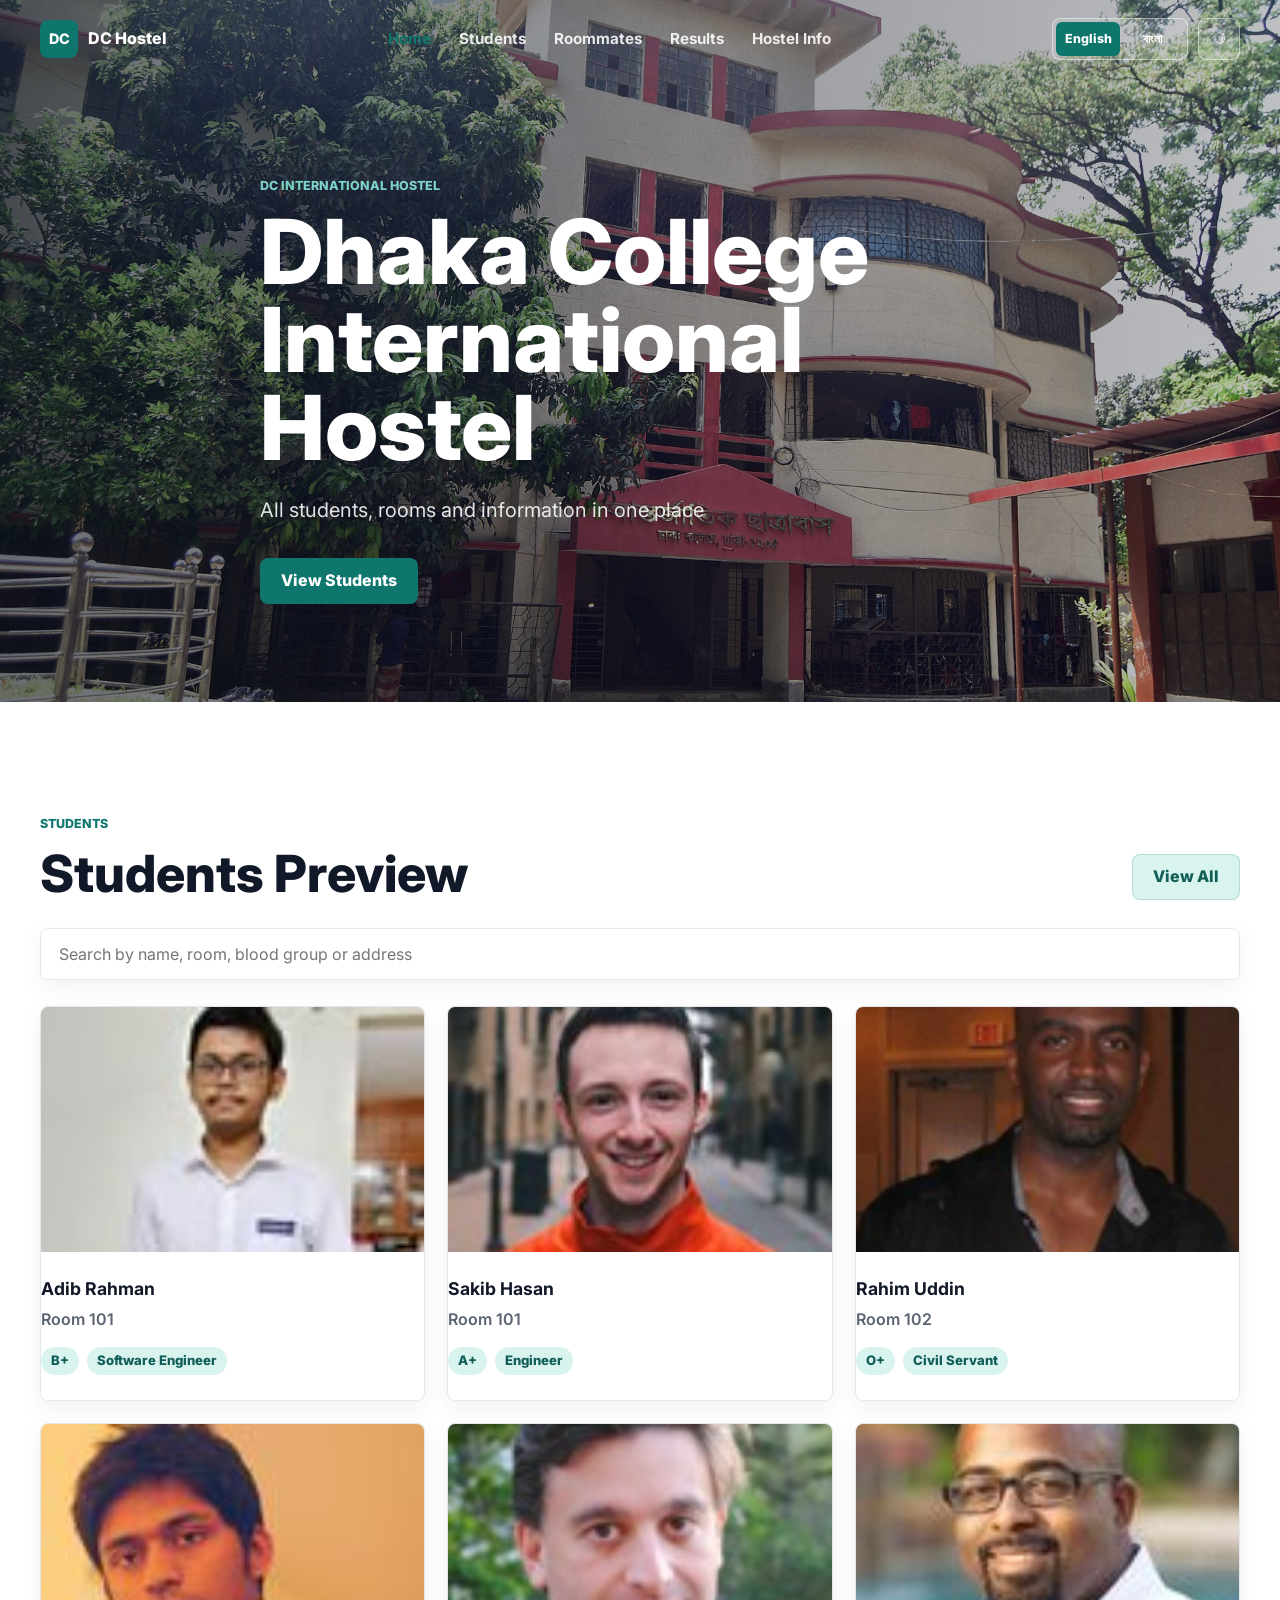
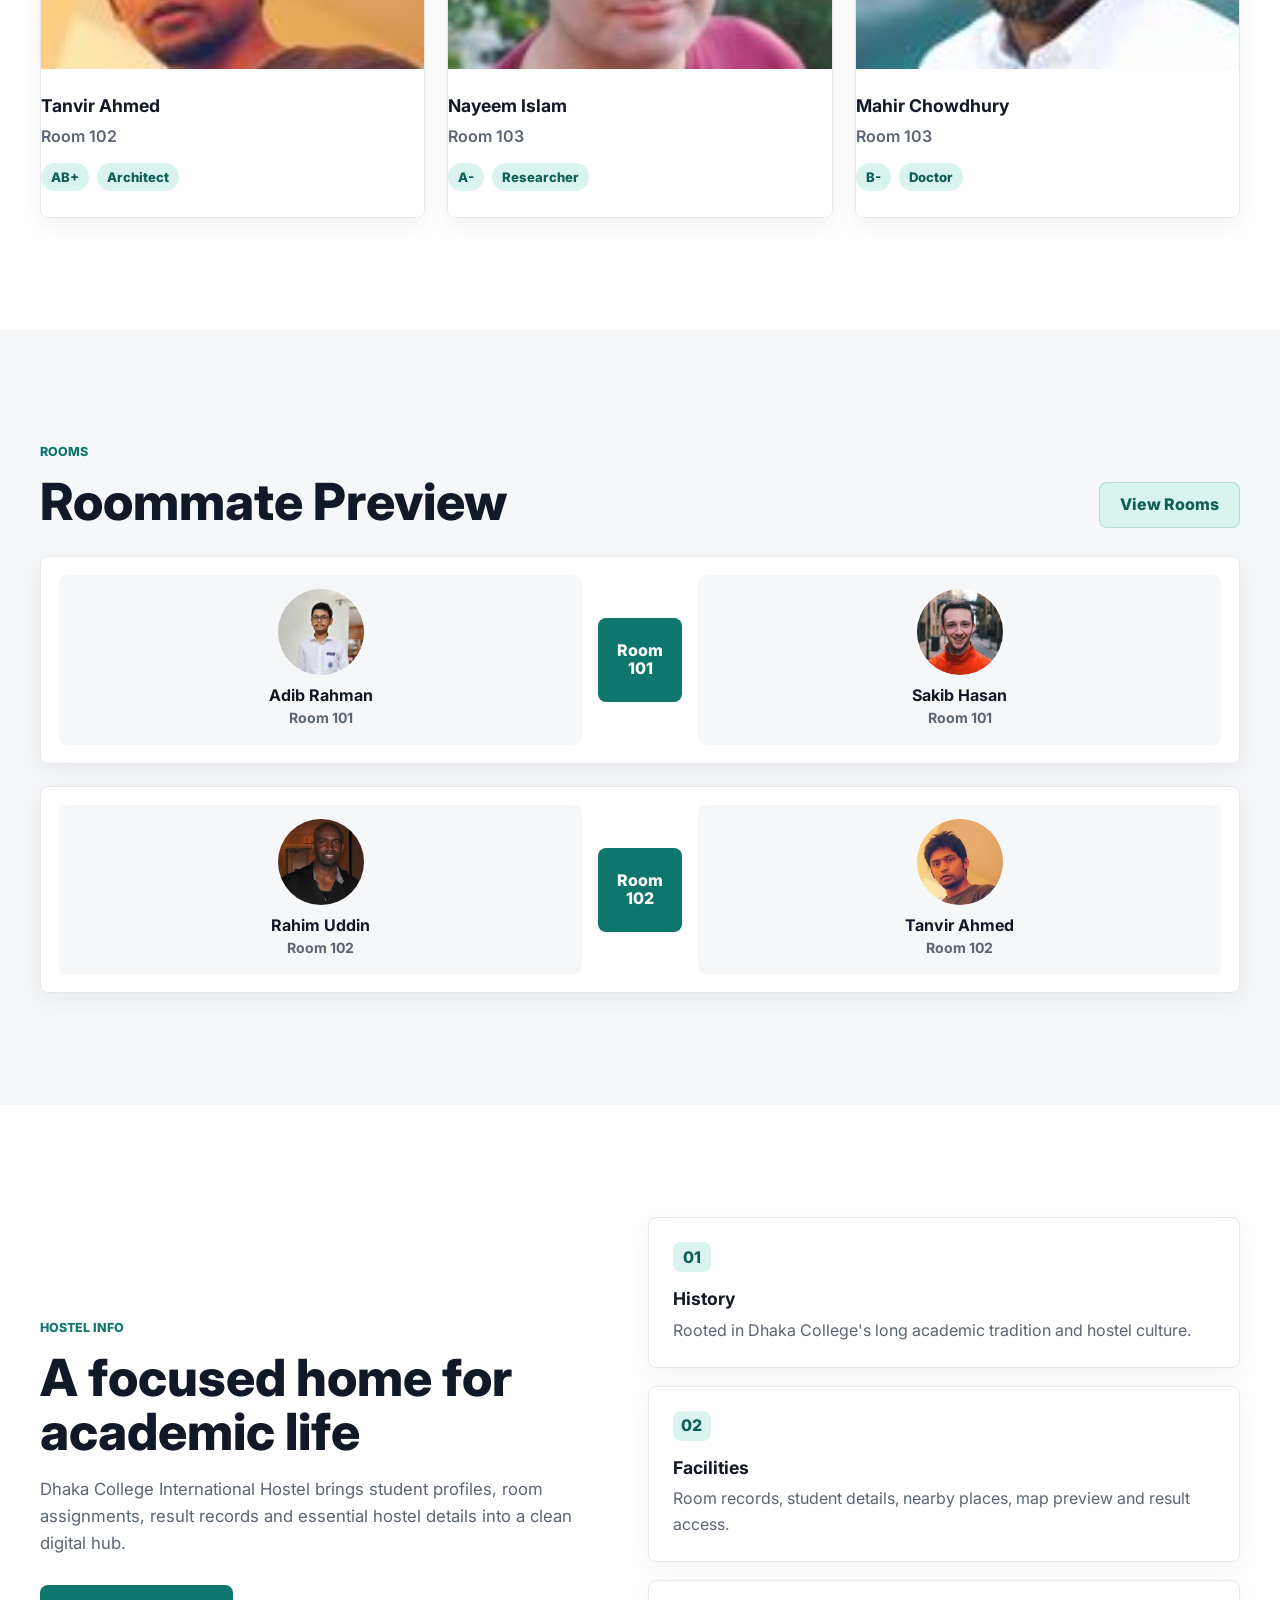
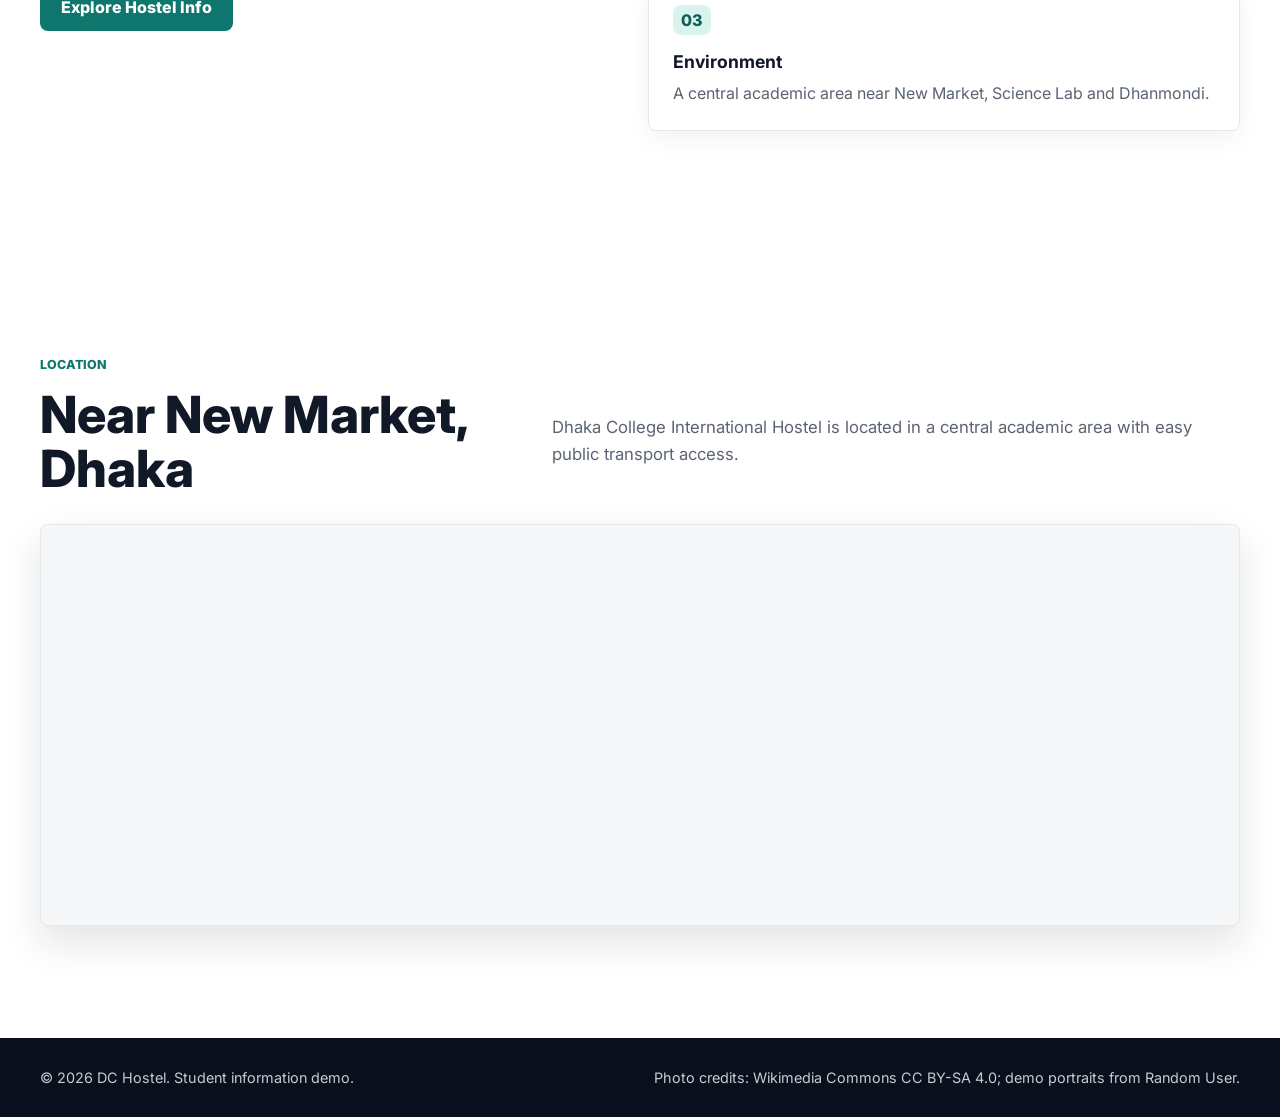
<file: index.html>
<!DOCTYPE html>
<html lang="en">
<head>
  <meta charset="UTF-8">
  <meta name="viewport" content="width=device-width, initial-scale=1.0">
  <title>DC Hostel | Home</title>
  <link rel="preconnect" href="https://fonts.googleapis.com">
  <link rel="preconnect" href="https://fonts.gstatic.com" crossorigin>
  <link href="https://fonts.googleapis.com/css2?family=Hind+Siliguri:wght@400;500;600;700;800&family=Inter:wght@400;500;600;700;800&display=swap" rel="stylesheet">
  <link href="https://unpkg.com/aos@2.3.4/dist/aos.css" rel="stylesheet">
  <link rel="stylesheet" href="css/style.css">
</head>
<body data-page="home">
  <header class="navbar" id="navbar">
    <div class="container nav-inner">
      <a class="logo" href="index.html" aria-label="DC Hostel home">
        <span class="logo-mark">DC</span>
        <span data-i18n="nav.logo">DC Hostel</span>
      </a>
      <nav class="nav-links" aria-label="Primary navigation">
        <a href="index.html" class="active" data-i18n="nav.home">Home</a>
        <a href="students.html" data-i18n="nav.students">Students</a>
        <a href="roommates.html" data-i18n="nav.roommates">Roommates</a>
        <a href="results.html" data-i18n="nav.results">Results</a>
        <a href="hostel.html" data-i18n="nav.hostel">Hostel Info</a>
      </nav>
      <div class="nav-actions">
        <div class="language-switch" aria-label="Language selector">
          <button type="button" data-lang-option="en">English</button>
          <button type="button" data-lang-option="bn">বাংলা</button>
        </div>
        <button class="theme-toggle" id="toggle" type="button" aria-label="Toggle dark mode">
          <span aria-hidden="true">&#9789;</span>
        </button>
      </div>
    </div>
  </header>

  <main>
    <section class="hero">
      <div class="hero-overlay"></div>
      <div class="container hero-content">
        <p class="eyebrow" data-aos="fade-up" data-i18n="home.heroEyebrow">DC International Hostel</p>
        <h1 data-aos="fade-up" data-aos-delay="100" data-i18n="home.heroTitle">Dhaka College International Hostel</h1>
        <p class="hero-subtitle" data-aos="fade-up" data-aos-delay="200" data-i18n="home.heroSubtitle">
          All students, rooms and information in one place
        </p>
        <a class="btn primary" href="#students-preview" data-aos="fade-up" data-aos-delay="300" data-i18n="home.viewStudents">View Students</a>
      </div>
    </section>

    <section class="section" id="students-preview">
      <div class="container">
        <div class="section-head">
          <div>
            <p class="eyebrow" data-i18n="common.students">Students</p>
            <h2 data-i18n="home.studentsPreview">Students Preview</h2>
          </div>
          <a class="btn secondary" href="students.html" data-i18n="common.viewAll">View All</a>
        </div>
        <div class="search-wrap" data-aos="fade-up">
          <label for="studentSearch" class="sr-only" data-i18n="common.searchStudents">Search students</label>
          <input id="studentSearch" class="search-input" type="search" placeholder="Search by name, room, blood group or address" data-i18n-placeholder="common.searchPlaceholderShort">
        </div>
        <div class="student-grid" id="studentGrid" data-limit="6"></div>
      </div>
    </section>

    <section class="section tinted" id="roommates-preview">
      <div class="container">
        <div class="section-head">
          <div>
            <p class="eyebrow" data-i18n="common.rooms">Rooms</p>
            <h2 data-i18n="home.roommatePreview">Roommate Preview</h2>
          </div>
          <a class="btn secondary" href="roommates.html" data-i18n="common.viewRooms">View Rooms</a>
        </div>
        <div class="roommate-grid" id="roommateGrid" data-limit="2"></div>
      </div>
    </section>

    <section class="section" id="hostel-info-preview">
      <div class="container">
        <div class="split">
          <div data-aos="fade-up">
            <p class="eyebrow" data-i18n="common.hostelInfo">Hostel Info</p>
            <h2 data-i18n="home.infoTitle">A focused home for academic life</h2>
            <p class="lead" data-i18n="home.infoLead">
              Dhaka College International Hostel brings student profiles, room assignments, result records and essential hostel details into a clean digital hub.
            </p>
            <a class="btn primary" href="hostel.html" data-i18n="home.exploreHostel">Explore Hostel Info</a>
          </div>
          <div class="info-grid">
            <article class="info-box" data-aos="fade-up" data-aos-delay="0">
              <span class="info-icon">01</span>
              <h3 data-i18n="common.history">History</h3>
              <p data-i18n="home.historyText">Rooted in Dhaka College's long academic tradition and hostel culture.</p>
            </article>
            <article class="info-box" data-aos="fade-up" data-aos-delay="140">
              <span class="info-icon">02</span>
              <h3 data-i18n="common.facilities">Facilities</h3>
              <p data-i18n="home.facilitiesText">Room records, student details, nearby places, map preview and result access.</p>
            </article>
            <article class="info-box" data-aos="fade-up" data-aos-delay="280">
              <span class="info-icon">03</span>
              <h3 data-i18n="common.environment">Environment</h3>
              <p data-i18n="home.environmentText">A central academic area near New Market, Science Lab and Dhanmondi.</p>
            </article>
          </div>
        </div>
      </div>
    </section>

    <section class="section location-section" id="location">
      <div class="container">
        <div class="section-head">
          <div data-aos="fade-up">
            <p class="eyebrow" data-i18n="common.location">Location</p>
            <h2 data-i18n="home.locationTitle">Near New Market, Dhaka</h2>
          </div>
          <p class="location-copy" data-aos="fade-up" data-aos-delay="120" data-i18n="home.locationText">
            Dhaka College International Hostel is located in a central academic area with easy public transport access.
          </p>
        </div>
        <div class="map-wrap" data-aos="zoom-in">
          <iframe
            src="https://www.google.com/maps?q=Dhaka+College&output=embed"
            width="100%"
            height="400"
            style="border:0;"
            loading="lazy"
            referrerpolicy="no-referrer-when-downgrade"
            title="Dhaka College location map">
          </iframe>
        </div>
      </div>
    </section>
  </main>

  <footer class="footer">
    <div class="container footer-inner">
      <p data-i18n="footer.demo">&copy; 2026 DC Hostel. Student information demo.</p>
      <p data-i18n="footer.credits">Photo credits: Wikimedia Commons CC BY-SA 4.0; demo portraits from Random User.</p>
    </div>
  </footer>

  <div class="modal" id="studentModal" aria-hidden="true" role="dialog" aria-modal="true" aria-labelledby="modalName">
    <div class="modal-backdrop" data-close-modal></div>
    <article class="modal-panel">
      <button class="modal-close" type="button" aria-label="Close student profile" data-close-modal>&times;</button>
      <div id="modalContent"></div>
    </article>
  </div>

  <script src="https://unpkg.com/aos@2.3.4/dist/aos.js"></script>
  <script src="js/app.js"></script>
</body>
</html>
</file>
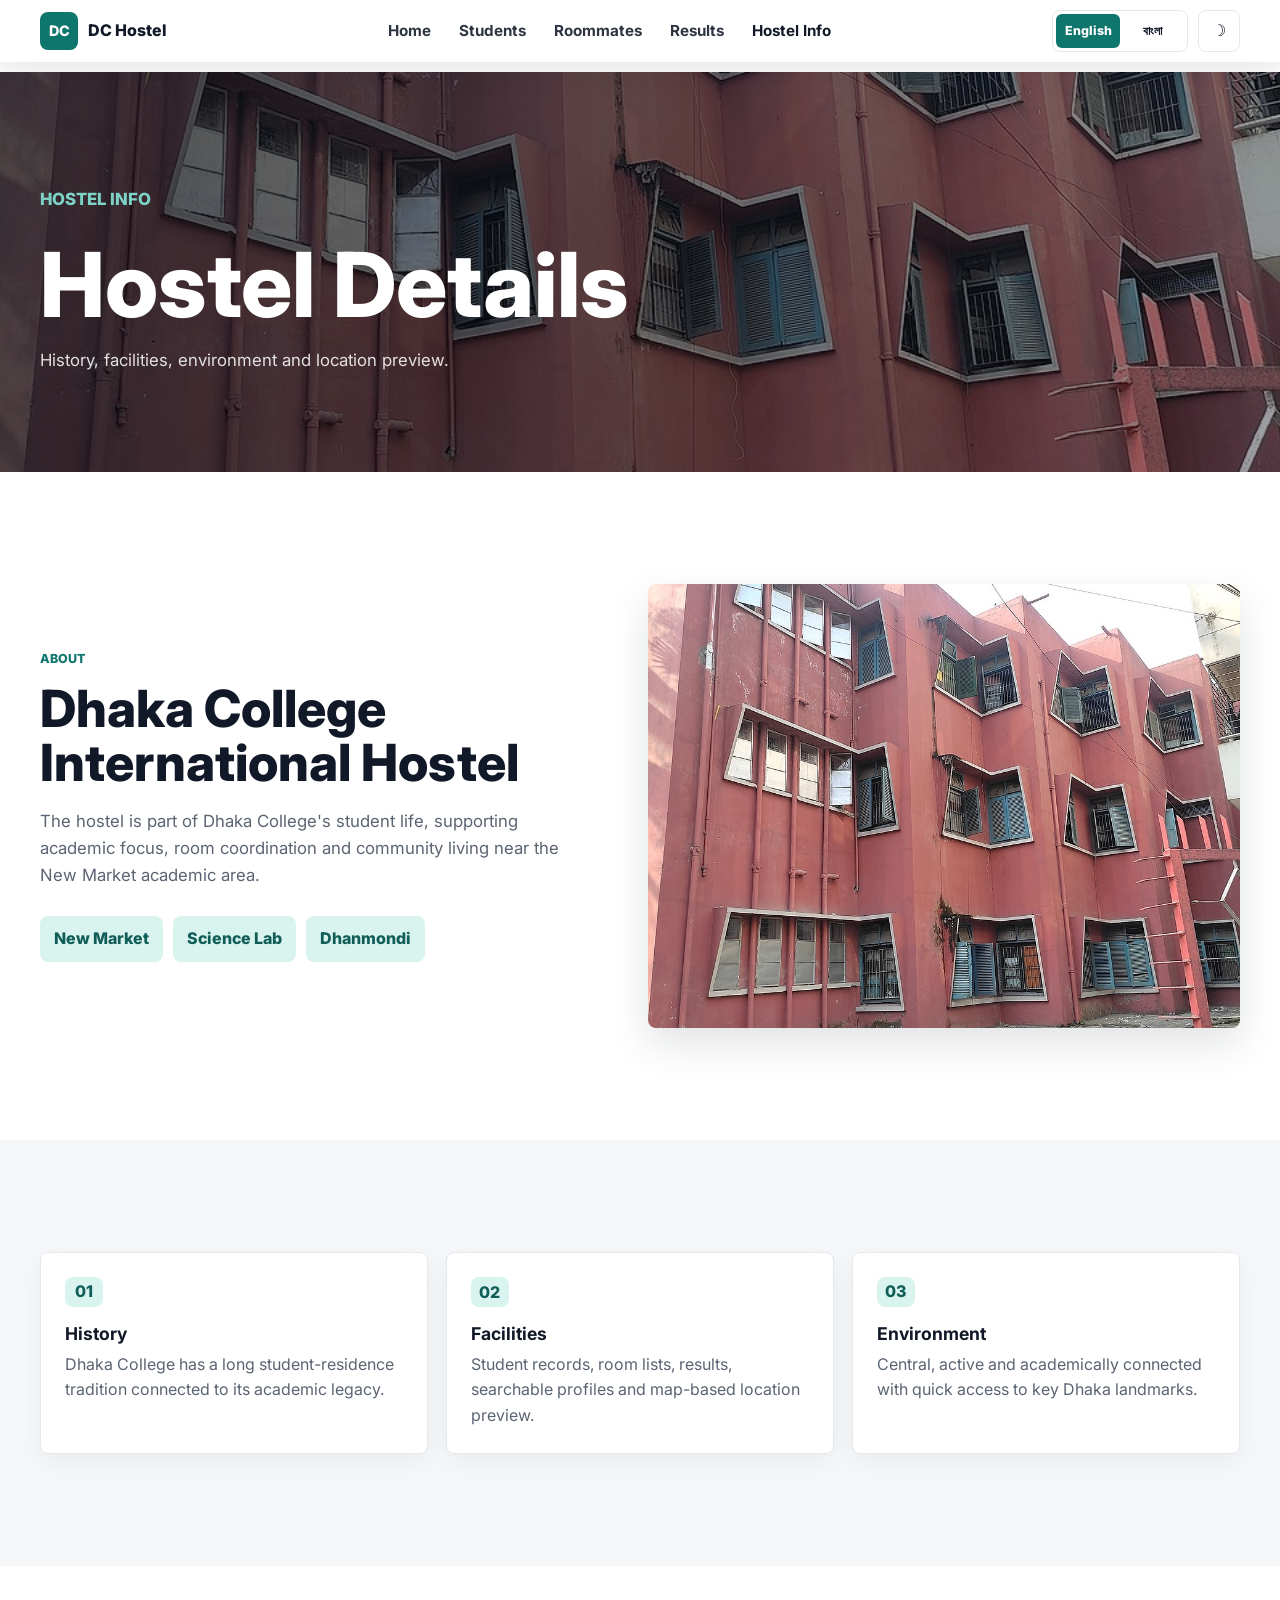
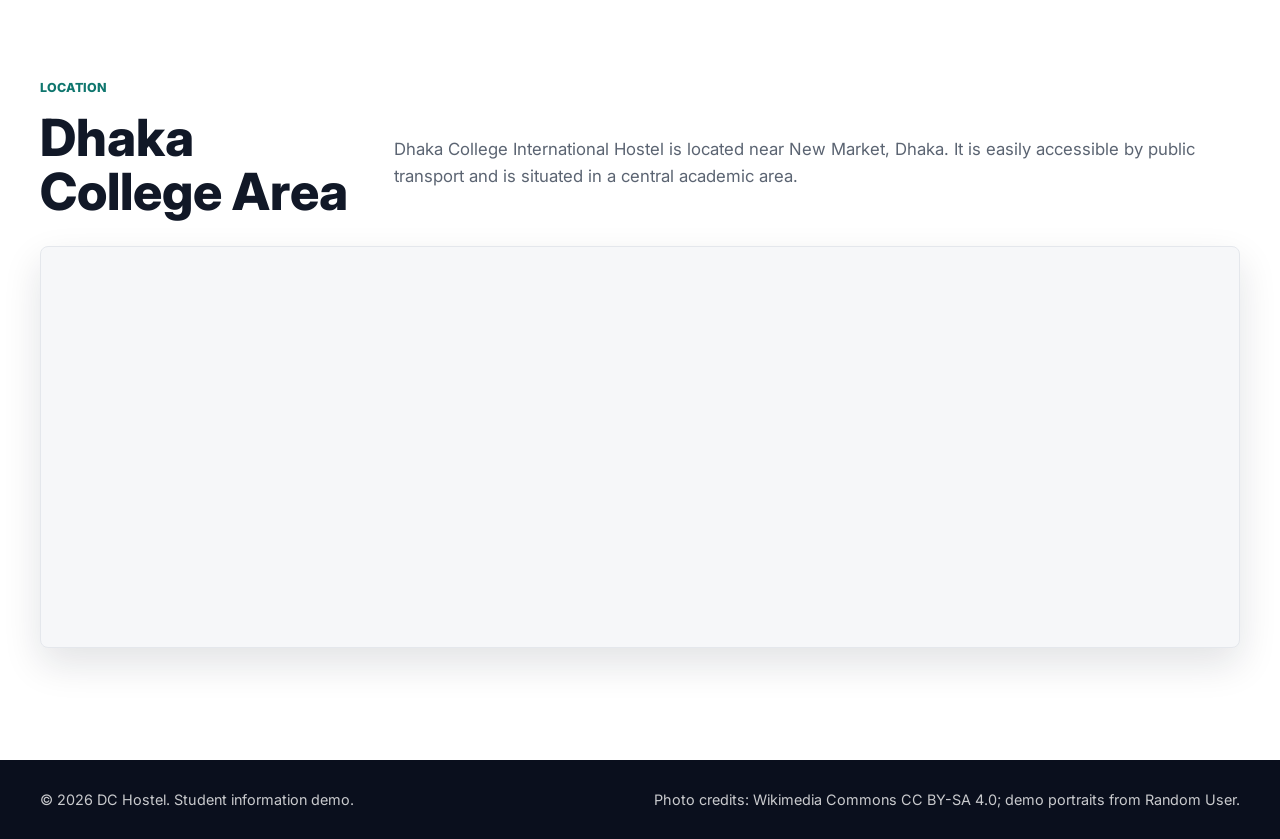
<file: hostel.html>
<!DOCTYPE html>
<html lang="en">
<head>
  <meta charset="UTF-8">
  <meta name="viewport" content="width=device-width, initial-scale=1.0">
  <title>DC Hostel | Hostel Info</title>
  <link rel="preconnect" href="https://fonts.googleapis.com">
  <link rel="preconnect" href="https://fonts.gstatic.com" crossorigin>
  <link href="https://fonts.googleapis.com/css2?family=Hind+Siliguri:wght@400;500;600;700;800&family=Inter:wght@400;500;600;700;800&display=swap" rel="stylesheet">
  <link href="https://unpkg.com/aos@2.3.4/dist/aos.css" rel="stylesheet">
  <link rel="stylesheet" href="css/style.css">
</head>
<body data-page="hostel">
  <header class="navbar" id="navbar">
    <div class="container nav-inner">
      <a class="logo" href="index.html" aria-label="DC Hostel home">
        <span class="logo-mark">DC</span>
        <span data-i18n="nav.logo">DC Hostel</span>
      </a>
      <nav class="nav-links" aria-label="Primary navigation">
        <a href="index.html" data-i18n="nav.home">Home</a>
        <a href="students.html" data-i18n="nav.students">Students</a>
        <a href="roommates.html" data-i18n="nav.roommates">Roommates</a>
        <a href="results.html" data-i18n="nav.results">Results</a>
        <a href="hostel.html" class="active" data-i18n="nav.hostel">Hostel Info</a>
      </nav>
      <div class="nav-actions">
        <div class="language-switch" aria-label="Language selector">
          <button type="button" data-lang-option="en">English</button>
          <button type="button" data-lang-option="bn">বাংলা</button>
        </div>
        <button class="theme-toggle" id="toggle" type="button" aria-label="Toggle dark mode">
          <span aria-hidden="true">&#9789;</span>
        </button>
      </div>
    </div>
  </header>

  <main class="page-main">
    <section class="page-hero hostel-hero compact">
      <div class="container" data-aos="fade-up">
        <p class="eyebrow" data-i18n="common.hostelInfo">Hostel Info</p>
        <h1 data-i18n="hostel.title">Hostel Details</h1>
        <p data-i18n="hostel.subtitle">History, facilities, environment and location preview.</p>
      </div>
    </section>

    <section class="section">
      <div class="container">
        <div class="split">
          <div data-aos="fade-up">
            <p class="eyebrow" data-i18n="common.about">About</p>
            <h2 data-i18n="home.heroTitle">Dhaka College International Hostel</h2>
            <p class="lead" data-i18n="hostel.aboutText">
              The hostel is part of Dhaka College's student life, supporting academic focus, room coordination and community living near the New Market academic area.
            </p>
            <ul class="nearby-list">
              <li data-i18n="places.newMarket">New Market</li>
              <li data-i18n="places.scienceLab">Science Lab</li>
              <li data-i18n="places.dhanmondi">Dhanmondi</li>
            </ul>
          </div>
          <figure class="hostel-photo" data-aos="zoom-in">
            <img src="images/hostel-building.jpg" alt="Dhaka College hostel building" loading="lazy">
          </figure>
        </div>
      </div>
    </section>

    <section class="section tinted">
      <div class="container">
        <div class="info-grid three">
          <article class="info-box" data-aos="fade-up">
            <span class="info-icon">01</span>
            <h3 data-i18n="common.history">History</h3>
            <p data-i18n="hostel.historyText">Dhaka College has a long student-residence tradition connected to its academic legacy.</p>
          </article>
          <article class="info-box" data-aos="fade-up" data-aos-delay="140">
            <span class="info-icon">02</span>
            <h3 data-i18n="common.facilities">Facilities</h3>
            <p data-i18n="hostel.facilitiesText">Student records, room lists, results, searchable profiles and map-based location preview.</p>
          </article>
          <article class="info-box" data-aos="fade-up" data-aos-delay="280">
            <span class="info-icon">03</span>
            <h3 data-i18n="common.environment">Environment</h3>
            <p data-i18n="hostel.environmentText">Central, active and academically connected with quick access to key Dhaka landmarks.</p>
          </article>
        </div>
      </div>
    </section>

    <section class="section location-section">
      <div class="container">
        <div class="section-head">
          <div data-aos="fade-up">
            <p class="eyebrow" data-i18n="common.location">Location</p>
            <h2 data-i18n="hostel.locationTitle">Dhaka College Area</h2>
          </div>
          <p class="location-copy" data-aos="fade-up" data-aos-delay="120" data-i18n="hostel.locationText">
            Dhaka College International Hostel is located near New Market, Dhaka. It is easily accessible by public transport and is situated in a central academic area.
          </p>
        </div>
        <div class="map-wrap" data-aos="zoom-in">
          <iframe
            src="https://www.google.com/maps?q=Dhaka+College&output=embed"
            width="100%"
            height="400"
            style="border:0;"
            loading="lazy"
            referrerpolicy="no-referrer-when-downgrade"
            title="Dhaka College location map">
          </iframe>
        </div>
      </div>
    </section>
  </main>

  <footer class="footer">
    <div class="container footer-inner">
      <p data-i18n="footer.demo">&copy; 2026 DC Hostel. Student information demo.</p>
      <p data-i18n="footer.credits">Photo credits: Wikimedia Commons CC BY-SA 4.0; demo portraits from Random User.</p>
    </div>
  </footer>

  <script src="https://unpkg.com/aos@2.3.4/dist/aos.js"></script>
  <script src="js/app.js"></script>
</body>
</html>
</file>
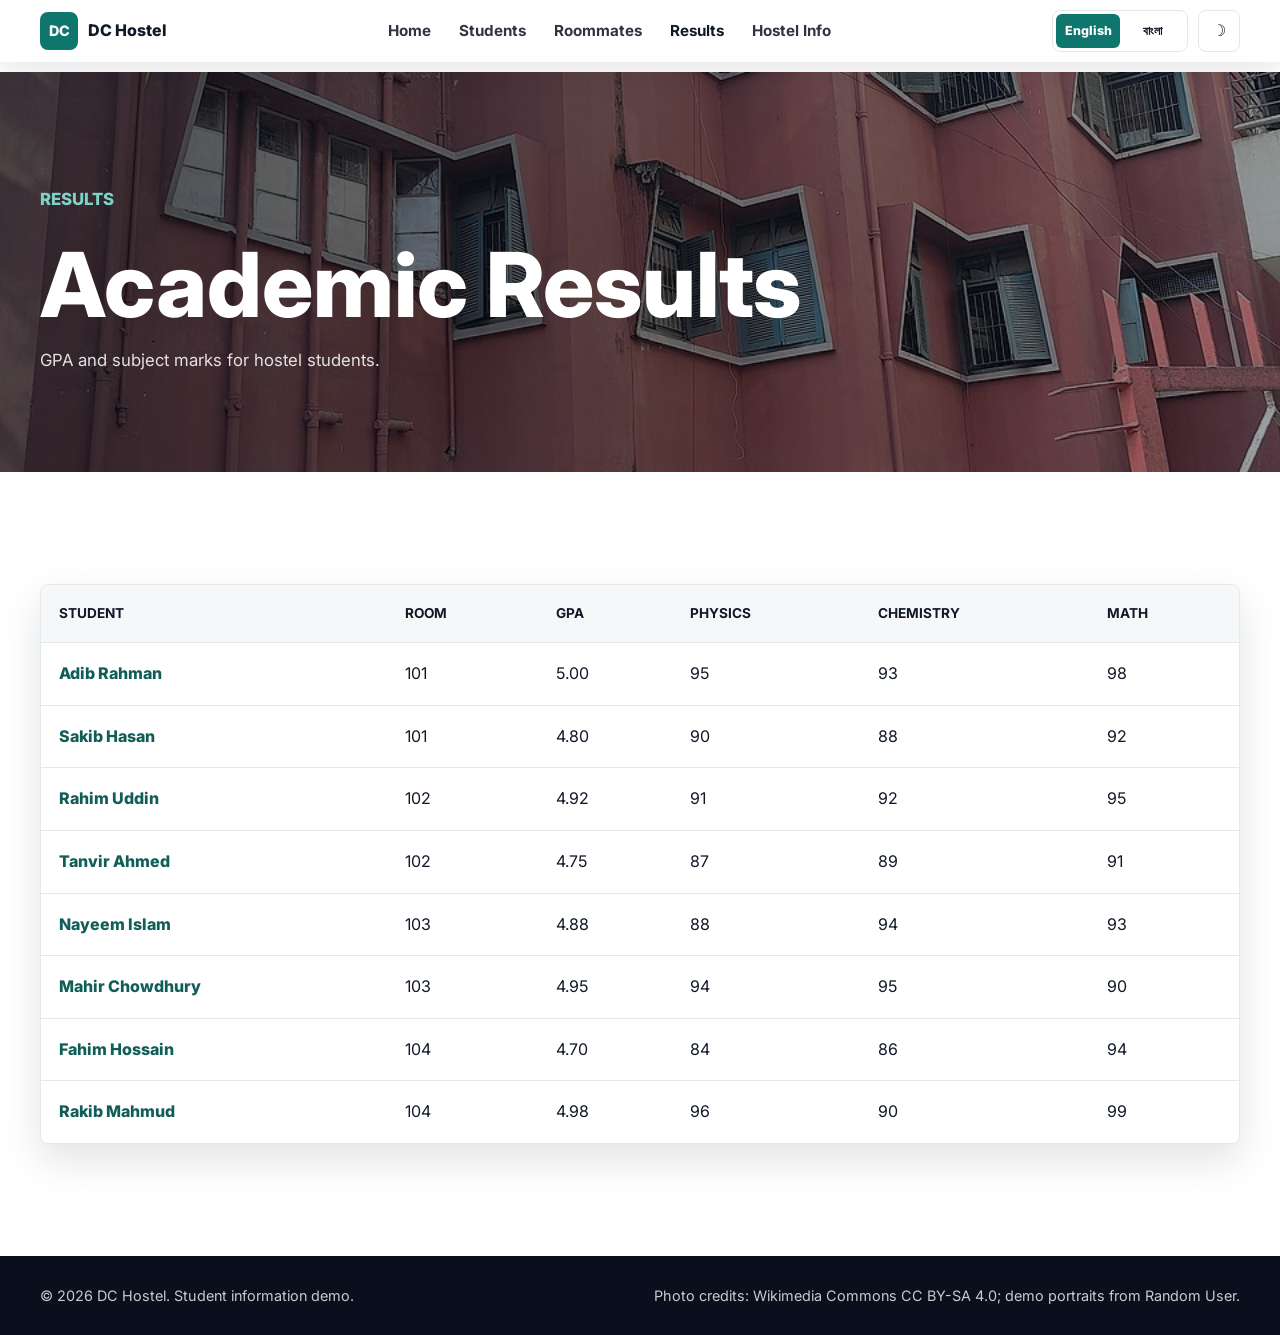
<file: results.html>
<!DOCTYPE html>
<html lang="en">
<head>
  <meta charset="UTF-8">
  <meta name="viewport" content="width=device-width, initial-scale=1.0">
  <title>DC Hostel | Results</title>
  <link rel="preconnect" href="https://fonts.googleapis.com">
  <link rel="preconnect" href="https://fonts.gstatic.com" crossorigin>
  <link href="https://fonts.googleapis.com/css2?family=Hind+Siliguri:wght@400;500;600;700;800&family=Inter:wght@400;500;600;700;800&display=swap" rel="stylesheet">
  <link href="https://unpkg.com/aos@2.3.4/dist/aos.css" rel="stylesheet">
  <link rel="stylesheet" href="css/style.css">
</head>
<body data-page="results">
  <header class="navbar" id="navbar">
    <div class="container nav-inner">
      <a class="logo" href="index.html" aria-label="DC Hostel home">
        <span class="logo-mark">DC</span>
        <span data-i18n="nav.logo">DC Hostel</span>
      </a>
      <nav class="nav-links" aria-label="Primary navigation">
        <a href="index.html" data-i18n="nav.home">Home</a>
        <a href="students.html" data-i18n="nav.students">Students</a>
        <a href="roommates.html" data-i18n="nav.roommates">Roommates</a>
        <a href="results.html" class="active" data-i18n="nav.results">Results</a>
        <a href="hostel.html" data-i18n="nav.hostel">Hostel Info</a>
      </nav>
      <div class="nav-actions">
        <div class="language-switch" aria-label="Language selector">
          <button type="button" data-lang-option="en">English</button>
          <button type="button" data-lang-option="bn">বাংলা</button>
        </div>
        <button class="theme-toggle" id="toggle" type="button" aria-label="Toggle dark mode">
          <span aria-hidden="true">&#9789;</span>
        </button>
      </div>
    </div>
  </header>

  <main class="page-main">
    <section class="page-hero results-hero compact">
      <div class="container" data-aos="fade-up">
        <p class="eyebrow" data-i18n="common.results">Results</p>
        <h1 data-i18n="results.title">Academic Results</h1>
        <p data-i18n="results.subtitle">GPA and subject marks for hostel students.</p>
      </div>
    </section>

    <section class="section">
      <div class="container">
        <div class="table-shell" data-aos="fade-up">
          <table class="result-table">
            <thead>
              <tr>
                <th data-i18n="resultTable.student">Student</th>
                <th data-i18n="resultTable.room">Room</th>
                <th data-i18n="resultTable.gpa">GPA</th>
                <th data-i18n="resultTable.physics">Physics</th>
                <th data-i18n="resultTable.chemistry">Chemistry</th>
                <th data-i18n="resultTable.math">Math</th>
              </tr>
            </thead>
            <tbody id="resultTable"></tbody>
          </table>
        </div>
      </div>
    </section>
  </main>

  <footer class="footer">
    <div class="container footer-inner">
      <p data-i18n="footer.demo">&copy; 2026 DC Hostel. Student information demo.</p>
      <p data-i18n="footer.credits">Photo credits: Wikimedia Commons CC BY-SA 4.0; demo portraits from Random User.</p>
    </div>
  </footer>

  <div class="modal" id="studentModal" aria-hidden="true" role="dialog" aria-modal="true" aria-labelledby="modalName">
    <div class="modal-backdrop" data-close-modal></div>
    <article class="modal-panel">
      <button class="modal-close" type="button" aria-label="Close student profile" data-close-modal>&times;</button>
      <div id="modalContent"></div>
    </article>
  </div>

  <script src="https://unpkg.com/aos@2.3.4/dist/aos.js"></script>
  <script src="js/app.js"></script>
</body>
</html>
</file>
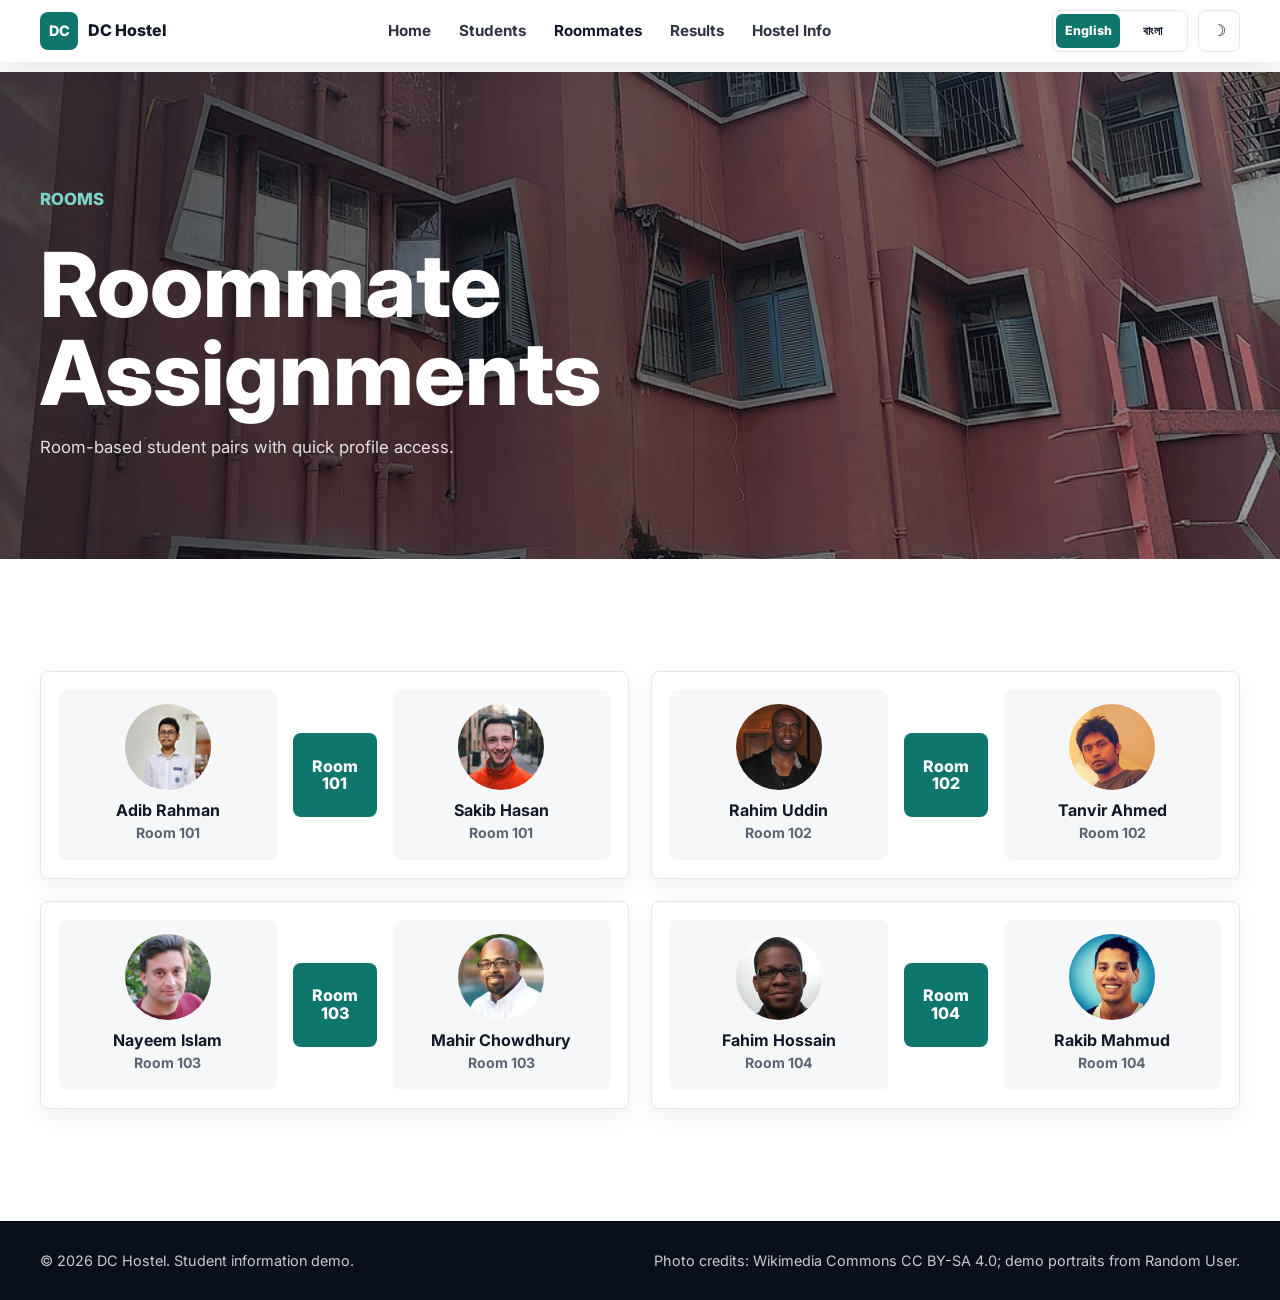
<file: roommates.html>
<!DOCTYPE html>
<html lang="en">
<head>
  <meta charset="UTF-8">
  <meta name="viewport" content="width=device-width, initial-scale=1.0">
  <title>DC Hostel | Roommates</title>
  <link rel="preconnect" href="https://fonts.googleapis.com">
  <link rel="preconnect" href="https://fonts.gstatic.com" crossorigin>
  <link href="https://fonts.googleapis.com/css2?family=Hind+Siliguri:wght@400;500;600;700;800&family=Inter:wght@400;500;600;700;800&display=swap" rel="stylesheet">
  <link href="https://unpkg.com/aos@2.3.4/dist/aos.css" rel="stylesheet">
  <link rel="stylesheet" href="css/style.css">
</head>
<body data-page="roommates">
  <header class="navbar" id="navbar">
    <div class="container nav-inner">
      <a class="logo" href="index.html" aria-label="DC Hostel home">
        <span class="logo-mark">DC</span>
        <span data-i18n="nav.logo">DC Hostel</span>
      </a>
      <nav class="nav-links" aria-label="Primary navigation">
        <a href="index.html" data-i18n="nav.home">Home</a>
        <a href="students.html" data-i18n="nav.students">Students</a>
        <a href="roommates.html" class="active" data-i18n="nav.roommates">Roommates</a>
        <a href="results.html" data-i18n="nav.results">Results</a>
        <a href="hostel.html" data-i18n="nav.hostel">Hostel Info</a>
      </nav>
      <div class="nav-actions">
        <div class="language-switch" aria-label="Language selector">
          <button type="button" data-lang-option="en">English</button>
          <button type="button" data-lang-option="bn">বাংলা</button>
        </div>
        <button class="theme-toggle" id="toggle" type="button" aria-label="Toggle dark mode">
          <span aria-hidden="true">&#9789;</span>
        </button>
      </div>
    </div>
  </header>

  <main class="page-main">
    <section class="page-hero roommates-hero compact">
      <div class="container" data-aos="fade-up">
        <p class="eyebrow" data-i18n="common.rooms">Rooms</p>
        <h1 data-i18n="roommates.title">Roommate Assignments</h1>
        <p data-i18n="roommates.subtitle">Room-based student pairs with quick profile access.</p>
      </div>
    </section>

    <section class="section">
      <div class="container">
        <div class="roommate-grid wide" id="roommateGrid"></div>
      </div>
    </section>
  </main>

  <footer class="footer">
    <div class="container footer-inner">
      <p data-i18n="footer.demo">&copy; 2026 DC Hostel. Student information demo.</p>
      <p data-i18n="footer.credits">Photo credits: Wikimedia Commons CC BY-SA 4.0; demo portraits from Random User.</p>
    </div>
  </footer>

  <div class="modal" id="studentModal" aria-hidden="true" role="dialog" aria-modal="true" aria-labelledby="modalName">
    <div class="modal-backdrop" data-close-modal></div>
    <article class="modal-panel">
      <button class="modal-close" type="button" aria-label="Close student profile" data-close-modal>&times;</button>
      <div id="modalContent"></div>
    </article>
  </div>

  <script src="https://unpkg.com/aos@2.3.4/dist/aos.js"></script>
  <script src="js/app.js"></script>
</body>
</html>
</file>
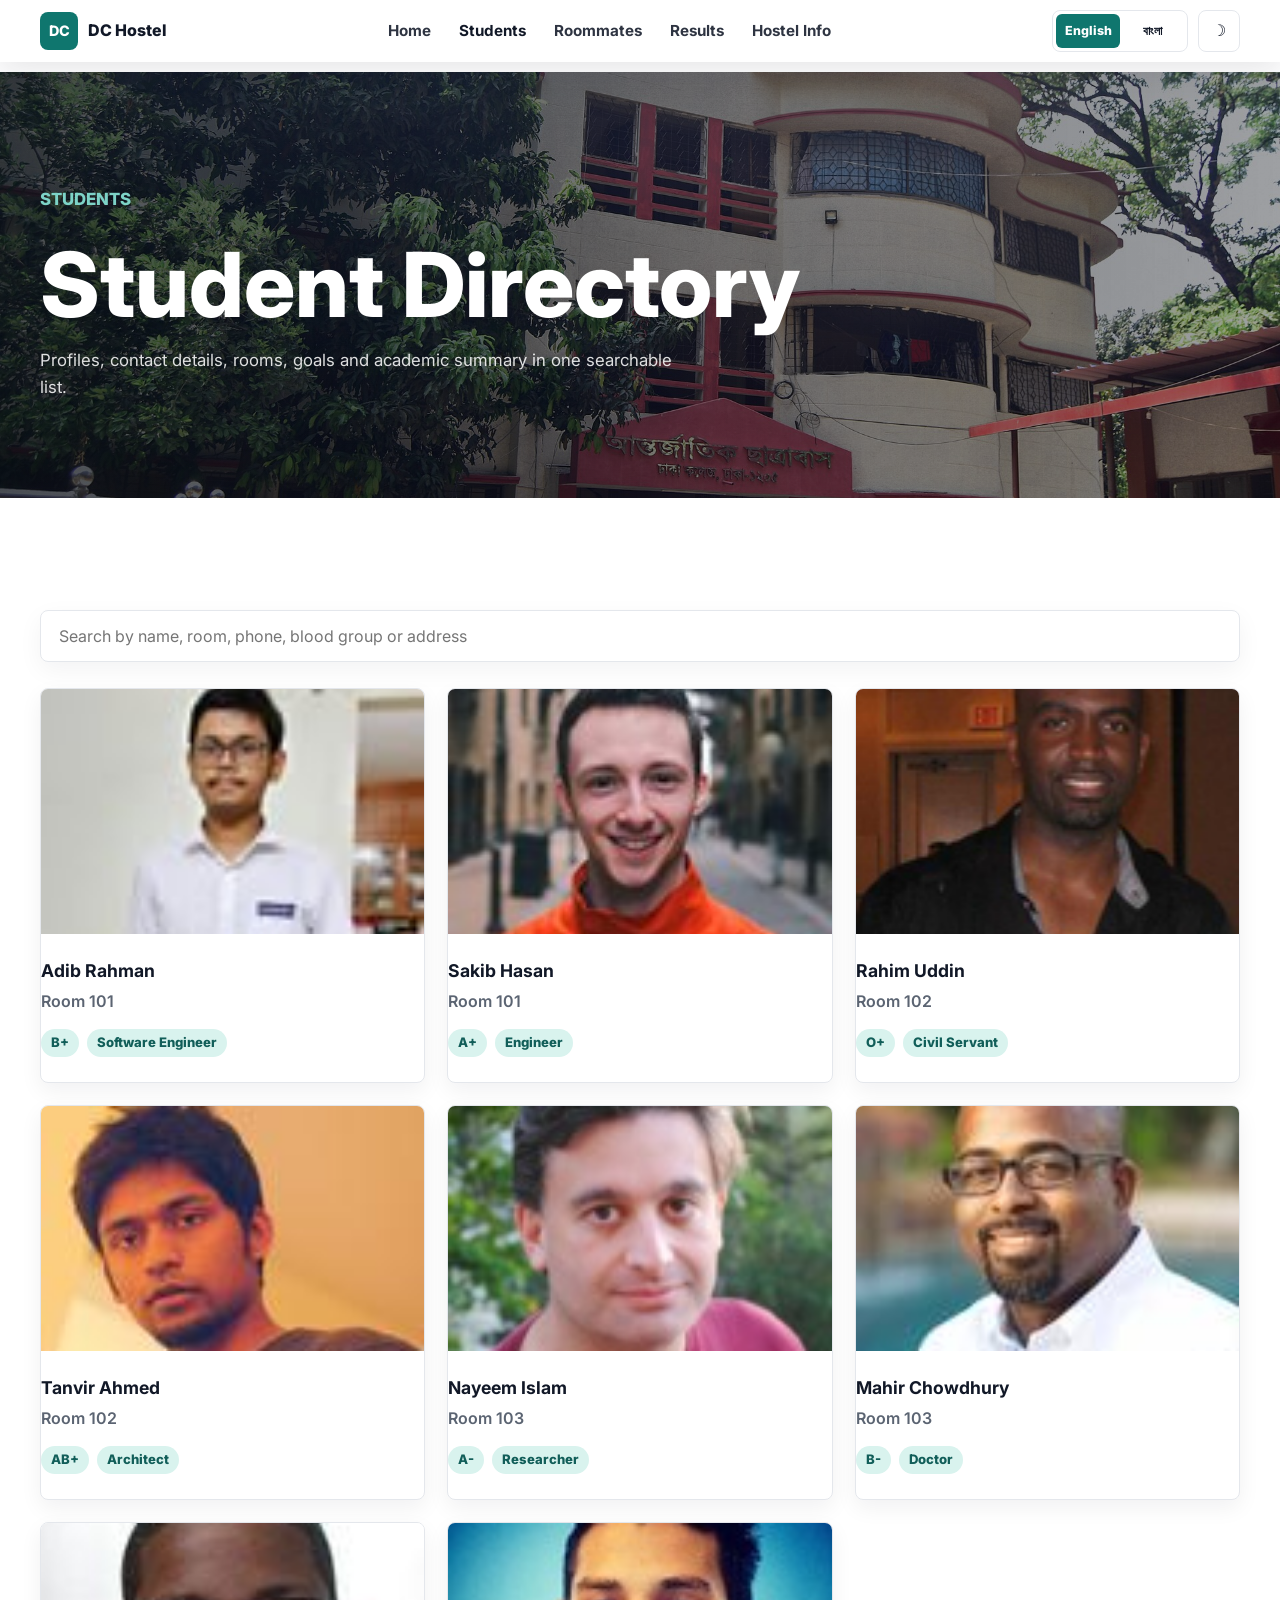
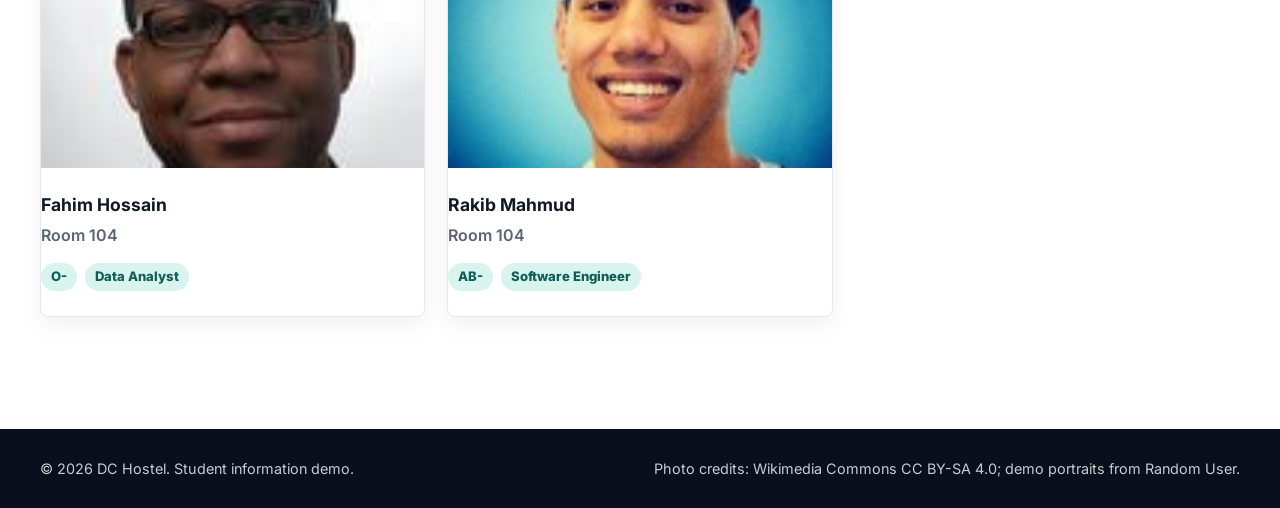
<file: students.html>
<!DOCTYPE html>
<html lang="en">
<head>
  <meta charset="UTF-8">
  <meta name="viewport" content="width=device-width, initial-scale=1.0">
  <title>DC Hostel | Students</title>
  <link rel="preconnect" href="https://fonts.googleapis.com">
  <link rel="preconnect" href="https://fonts.gstatic.com" crossorigin>
  <link href="https://fonts.googleapis.com/css2?family=Hind+Siliguri:wght@400;500;600;700;800&family=Inter:wght@400;500;600;700;800&display=swap" rel="stylesheet">
  <link href="https://unpkg.com/aos@2.3.4/dist/aos.css" rel="stylesheet">
  <link rel="stylesheet" href="css/style.css">
</head>
<body data-page="students">
  <header class="navbar" id="navbar">
    <div class="container nav-inner">
      <a class="logo" href="index.html" aria-label="DC Hostel home">
        <span class="logo-mark">DC</span>
        <span data-i18n="nav.logo">DC Hostel</span>
      </a>
      <nav class="nav-links" aria-label="Primary navigation">
        <a href="index.html" data-i18n="nav.home">Home</a>
        <a href="students.html" class="active" data-i18n="nav.students">Students</a>
        <a href="roommates.html" data-i18n="nav.roommates">Roommates</a>
        <a href="results.html" data-i18n="nav.results">Results</a>
        <a href="hostel.html" data-i18n="nav.hostel">Hostel Info</a>
      </nav>
      <div class="nav-actions">
        <div class="language-switch" aria-label="Language selector">
          <button type="button" data-lang-option="en">English</button>
          <button type="button" data-lang-option="bn">বাংলা</button>
        </div>
        <button class="theme-toggle" id="toggle" type="button" aria-label="Toggle dark mode">
          <span aria-hidden="true">&#9789;</span>
        </button>
      </div>
    </div>
  </header>

  <main class="page-main">
    <section class="page-hero compact">
      <div class="container" data-aos="fade-up">
        <p class="eyebrow" data-i18n="common.students">Students</p>
        <h1 data-i18n="students.title">Student Directory</h1>
        <p data-i18n="students.subtitle">Profiles, contact details, rooms, goals and academic summary in one searchable list.</p>
      </div>
    </section>

    <section class="section">
      <div class="container">
        <div class="search-wrap" data-aos="fade-up">
          <label for="studentSearch" class="sr-only" data-i18n="common.searchStudents">Search students</label>
          <input id="studentSearch" class="search-input" type="search" placeholder="Search by name, room, phone, blood group or address" data-i18n-placeholder="common.searchPlaceholderFull">
        </div>
        <div class="student-grid" id="studentGrid"></div>
      </div>
    </section>
  </main>

  <footer class="footer">
    <div class="container footer-inner">
      <p data-i18n="footer.demo">&copy; 2026 DC Hostel. Student information demo.</p>
      <p data-i18n="footer.credits">Photo credits: Wikimedia Commons CC BY-SA 4.0; demo portraits from Random User.</p>
    </div>
  </footer>

  <div class="modal" id="studentModal" aria-hidden="true" role="dialog" aria-modal="true" aria-labelledby="modalName">
    <div class="modal-backdrop" data-close-modal></div>
    <article class="modal-panel">
      <button class="modal-close" type="button" aria-label="Close student profile" data-close-modal>&times;</button>
      <div id="modalContent"></div>
    </article>
  </div>

  <script src="https://unpkg.com/aos@2.3.4/dist/aos.js"></script>
  <script src="js/app.js"></script>
</body>
</html>
</file>
<file: css/style.css>
:root {
  --bg: #ffffff;
  --text: #111827;
  --muted: #5b6472;
  --surface: #f6f7f9;
  --surface-strong: #ffffff;
  --border: #e4e7ec;
  --accent: #0f766e;
  --accent-strong: #115e59;
  --accent-soft: #d9f3ee;
  --warm: #b45309;
  --shadow: 0 16px 38px rgba(17, 24, 39, 0.12);
  --nav-bg: rgba(255, 255, 255, 0.9);
  --overlay: rgba(8, 13, 24, 0.6);
}

.dark {
  --bg: #0f172a;
  --text: #f1f5f9;
  --muted: #cbd5e1;
  --surface: #111c31;
  --surface-strong: #172033;
  --border: rgba(226, 232, 240, 0.14);
  --accent: #2dd4bf;
  --accent-strong: #5eead4;
  --accent-soft: rgba(45, 212, 191, 0.15);
  --warm: #f59e0b;
  --shadow: 0 18px 44px rgba(0, 0, 0, 0.34);
  --nav-bg: rgba(15, 23, 42, 0.9);
  --overlay: rgba(5, 10, 18, 0.7);
}

* {
  box-sizing: border-box;
}

html {
  scroll-behavior: smooth;
  overflow-x: hidden;
}

body {
  margin: 0;
  background: var(--bg);
  color: var(--text);
  font-family: "Inter", Arial, sans-serif;
  line-height: 1.6;
  overflow-x: hidden;
  transition: background 0.25s ease, color 0.25s ease;
}

body[data-lang="bn"] {
  font-family: "Hind Siliguri", "Inter", Arial, sans-serif;
}

img {
  display: block;
  width: 100%;
}

a {
  color: inherit;
  text-decoration: none;
}

button,
input {
  font: inherit;
}

.container {
  width: min(100% - 32px, 1200px);
  margin-inline: auto;
}

.sr-only {
  position: absolute;
  width: 1px;
  height: 1px;
  padding: 0;
  margin: -1px;
  overflow: hidden;
  clip: rect(0, 0, 0, 0);
  white-space: nowrap;
  border: 0;
}

.navbar {
  position: fixed;
  inset: 0 0 auto 0;
  z-index: 50;
  padding: 18px 0;
  transition: background 0.25s ease, box-shadow 0.25s ease, padding 0.25s ease;
}

.navbar.scrolled {
  background: var(--nav-bg);
  box-shadow: 0 10px 30px rgba(15, 23, 42, 0.12);
  backdrop-filter: blur(14px);
  padding: 10px 0;
}

body:not([data-page="home"]) .navbar {
  background: var(--nav-bg);
  box-shadow: 0 10px 30px rgba(15, 23, 42, 0.1);
  backdrop-filter: blur(14px);
  padding: 10px 0;
}

.nav-inner {
  display: flex;
  align-items: center;
  justify-content: space-between;
  gap: 18px;
}

.logo {
  display: inline-flex;
  align-items: center;
  gap: 10px;
  font-weight: 800;
  color: #ffffff;
}

.navbar.scrolled .logo,
.page-main + .footer ~ .logo {
  color: var(--text);
}

body:not([data-page="home"]) .logo,
body:not([data-page="home"]) .nav-links a {
  color: var(--text);
}

.logo-mark {
  display: grid;
  width: 38px;
  height: 38px;
  place-items: center;
  border-radius: 8px;
  background: var(--accent);
  color: #ffffff;
  font-size: 0.9rem;
}

.nav-links {
  display: flex;
  align-items: center;
  gap: clamp(10px, 2.5vw, 28px);
}

.nav-links a {
  color: #ffffff;
  font-size: 0.95rem;
  font-weight: 700;
  opacity: 0.88;
  transition: color 0.2s ease, opacity 0.2s ease;
}

.navbar.scrolled .nav-links a {
  color: var(--text);
}

.nav-links a:hover,
.nav-links a.active {
  color: var(--accent);
  opacity: 1;
}

.nav-actions {
  display: inline-flex;
  align-items: center;
  gap: 10px;
}

.language-switch {
  display: inline-grid;
  grid-template-columns: repeat(2, 64px);
  height: 42px;
  padding: 3px;
  border: 1px solid rgba(255, 255, 255, 0.45);
  border-radius: 8px;
  background: rgba(255, 255, 255, 0.14);
}

.language-switch button {
  border: 0;
  border-radius: 6px;
  background: transparent;
  color: #ffffff;
  cursor: pointer;
  font-size: 0.78rem;
  font-weight: 800;
  transition: background 0.2s ease, color 0.2s ease;
}

.language-switch button.active {
  background: var(--accent);
  color: #ffffff;
}

body:not([data-page="home"]) .language-switch,
.navbar.scrolled .language-switch {
  background: var(--surface-strong);
  border-color: var(--border);
}

body:not([data-page="home"]) .language-switch button,
.navbar.scrolled .language-switch button {
  color: var(--text);
}

body:not([data-page="home"]) .language-switch button.active,
.navbar.scrolled .language-switch button.active {
  color: #ffffff;
}

.theme-toggle {
  display: grid;
  width: 42px;
  height: 42px;
  place-items: center;
  border: 1px solid rgba(255, 255, 255, 0.45);
  border-radius: 8px;
  background: rgba(255, 255, 255, 0.14);
  color: #ffffff;
  cursor: pointer;
  transition: transform 0.2s ease, background 0.2s ease, color 0.2s ease, border 0.2s ease;
}

body:not([data-page="home"]) .theme-toggle,
.navbar.scrolled .theme-toggle {
  background: var(--surface-strong);
  color: var(--text);
  border-color: var(--border);
}

.theme-toggle:hover {
  transform: translateY(-2px);
  background: var(--accent);
  color: #ffffff;
}

.hero {
  position: relative;
  min-height: 78vh;
  display: flex;
  align-items: center;
  overflow: hidden;
  background: url("../images/hostel-hero.jpg") center / cover no-repeat;
}

.hero-overlay {
  position: absolute;
  inset: 0;
  background: linear-gradient(90deg, var(--overlay), rgba(8, 13, 24, 0.25));
}

.hero-content {
  position: relative;
  z-index: 1;
  max-width: 760px;
  padding-top: 78px;
  color: #ffffff;
}

.hero h1,
.page-hero h1 {
  margin: 0;
  font-size: clamp(2.5rem, 7vw, 5.6rem);
  line-height: 0.98;
  font-weight: 800;
}

.hero-subtitle {
  max-width: 560px;
  margin: 22px 0 32px;
  color: rgba(255, 255, 255, 0.88);
  font-size: clamp(1.02rem, 2vw, 1.25rem);
}

.eyebrow {
  margin: 0 0 12px;
  color: var(--accent);
  font-size: 0.78rem;
  font-weight: 800;
  letter-spacing: 0;
  text-transform: uppercase;
}

.hero .eyebrow,
.page-hero .eyebrow {
  color: #7dd3c7;
}

.btn {
  display: inline-flex;
  align-items: center;
  justify-content: center;
  min-height: 46px;
  padding: 0 20px;
  border: 1px solid transparent;
  border-radius: 8px;
  font-weight: 800;
  cursor: pointer;
  transition: transform 0.2s ease, box-shadow 0.2s ease, background 0.2s ease, color 0.2s ease;
}

.btn:hover {
  transform: scale(1.04);
  box-shadow: var(--shadow);
}

.btn.primary {
  background: var(--accent);
  color: #ffffff;
}

.btn.secondary {
  color: var(--accent-strong);
  background: var(--accent-soft);
  border-color: rgba(15, 118, 110, 0.18);
}

.section {
  padding: clamp(70px, 9vw, 112px) 0;
}

.section.tinted {
  background: var(--surface);
}

.section-head {
  display: flex;
  align-items: end;
  justify-content: space-between;
  gap: 24px;
  margin-bottom: 28px;
}

h2 {
  margin: 0;
  font-size: clamp(1.8rem, 4vw, 3.2rem);
  line-height: 1.06;
  font-weight: 800;
}

h3 {
  margin: 0 0 8px;
  font-size: 1.1rem;
  line-height: 1.2;
}

.lead,
.location-copy,
.page-hero p {
  margin: 18px 0 28px;
  color: var(--muted);
  font-size: 1.05rem;
}

.student-grid {
  display: grid;
  grid-template-columns: repeat(3, minmax(0, 1fr));
  gap: 22px;
}

.student-card {
  min-width: 0;
  padding: 0;
  border: 1px solid var(--border);
  border-radius: 8px;
  background: var(--surface-strong);
  color: var(--text);
  overflow: hidden;
  text-align: left;
  cursor: pointer;
  box-shadow: 0 8px 22px rgba(15, 23, 42, 0.06);
  transition: transform 0.2s ease, box-shadow 0.2s ease, border-color 0.2s ease;
}

.student-card:hover {
  transform: scale(1.03);
  box-shadow: var(--shadow);
  border-color: rgba(15, 118, 110, 0.36);
}

.student-card img {
  height: 245px;
  object-fit: cover;
  background: var(--surface);
}

.student-body {
  padding: 18px;
}

.student-body p {
  margin: 4px 0 0;
  color: var(--muted);
  font-weight: 600;
}

.student-meta {
  display: flex;
  flex-wrap: wrap;
  gap: 8px;
  margin-top: 14px;
}

.pill {
  display: inline-flex;
  align-items: center;
  min-height: 28px;
  padding: 0 10px;
  border-radius: 999px;
  background: var(--accent-soft);
  color: var(--accent-strong);
  font-size: 0.82rem;
  font-weight: 800;
}

.search-wrap {
  margin: 0 0 26px;
}

.search-input {
  width: 100%;
  height: 52px;
  padding: 0 18px;
  border: 1px solid var(--border);
  border-radius: 8px;
  outline: none;
  background: var(--surface-strong);
  color: var(--text);
  box-shadow: 0 8px 24px rgba(15, 23, 42, 0.05);
  transition: border-color 0.2s ease, box-shadow 0.2s ease;
}

.search-input:focus {
  border-color: var(--accent);
  box-shadow: 0 0 0 4px rgba(15, 118, 110, 0.12);
}

.empty-state {
  grid-column: 1 / -1;
  padding: 30px;
  border: 1px dashed var(--border);
  border-radius: 8px;
  color: var(--muted);
  background: var(--surface-strong);
  text-align: center;
  font-weight: 700;
}

.roommate-grid {
  display: grid;
  gap: 22px;
}

.roommate-grid.wide {
  grid-template-columns: repeat(2, minmax(0, 1fr));
}

.room-pair {
  display: grid;
  grid-template-columns: minmax(0, 1fr) auto minmax(0, 1fr);
  align-items: center;
  gap: 16px;
  padding: 18px;
  border: 1px solid var(--border);
  border-radius: 8px;
  background: var(--surface-strong);
  box-shadow: 0 8px 24px rgba(15, 23, 42, 0.06);
}

.room-person {
  min-width: 0;
  border: 0;
  border-radius: 8px;
  background: var(--surface);
  color: var(--text);
  padding: 14px;
  text-align: center;
  cursor: pointer;
  transition: transform 0.2s ease, background 0.2s ease;
}

.room-person:hover {
  transform: translateY(-3px);
  background: var(--accent-soft);
}

.room-person img {
  width: 86px;
  height: 86px;
  margin: 0 auto 10px;
  border-radius: 50%;
  object-fit: cover;
}

.room-person strong {
  display: block;
  overflow-wrap: anywhere;
  line-height: 1.25;
}

.room-person span {
  color: var(--muted);
  font-size: 0.88rem;
  font-weight: 700;
}

.room-number {
  display: grid;
  width: 84px;
  min-height: 84px;
  place-items: center;
  border-radius: 8px;
  background: var(--accent);
  color: #ffffff;
  font-weight: 800;
  line-height: 1.1;
  text-align: center;
}

.split {
  display: grid;
  grid-template-columns: minmax(0, 0.95fr) minmax(0, 1.05fr);
  gap: clamp(30px, 6vw, 72px);
  align-items: center;
}

.info-grid {
  display: grid;
  grid-template-columns: 1fr;
  gap: 18px;
}

.info-grid.three {
  grid-template-columns: repeat(3, minmax(0, 1fr));
}

.info-box {
  padding: 24px;
  border: 1px solid var(--border);
  border-radius: 8px;
  background: var(--surface-strong);
  box-shadow: 0 8px 24px rgba(15, 23, 42, 0.05);
}

.info-box p {
  margin: 0;
  color: var(--muted);
}

.info-icon {
  display: inline-flex;
  align-items: center;
  justify-content: center;
  min-width: 38px;
  height: 30px;
  margin-bottom: 16px;
  border-radius: 8px;
  background: var(--accent-soft);
  color: var(--accent-strong);
  font-weight: 800;
}

.map-wrap {
  overflow: hidden;
  border: 1px solid var(--border);
  border-radius: 8px;
  background: var(--surface);
  box-shadow: var(--shadow);
}

.map-wrap iframe {
  display: block;
}

.page-main {
  min-height: 70vh;
  padding-top: 72px;
}

.page-hero {
  position: relative;
  padding: 96px 0 70px;
  overflow: hidden;
  background: linear-gradient(90deg, rgba(5, 10, 18, 0.72), rgba(5, 10, 18, 0.38)), url("../images/hostel-hero.jpg") center / cover no-repeat;
  color: #ffffff;
}

.page-hero.compact h1 {
  max-width: 820px;
}

.page-hero p {
  max-width: 660px;
  color: rgba(255, 255, 255, 0.86);
}

.roommates-hero,
.results-hero,
.hostel-hero {
  background-image: linear-gradient(90deg, rgba(5, 10, 18, 0.72), rgba(5, 10, 18, 0.38)), url("../images/hostel-building.jpg");
}

.table-shell {
  overflow-x: auto;
  border: 1px solid var(--border);
  border-radius: 8px;
  background: var(--surface-strong);
  box-shadow: var(--shadow);
}

.result-table {
  width: 100%;
  min-width: 720px;
  border-collapse: collapse;
}

.result-table th,
.result-table td {
  padding: 18px;
  border-bottom: 1px solid var(--border);
  text-align: left;
}

.result-table th {
  background: var(--surface);
  font-size: 0.85rem;
  text-transform: uppercase;
  letter-spacing: 0;
}

.result-table tr:last-child td {
  border-bottom: 0;
}

.result-table button {
  border: 0;
  background: transparent;
  color: var(--accent-strong);
  font-weight: 800;
  cursor: pointer;
  padding: 0;
}

.hostel-photo {
  margin: 0;
  overflow: hidden;
  border-radius: 8px;
  box-shadow: var(--shadow);
}

.hostel-photo img {
  aspect-ratio: 4 / 3;
  object-fit: cover;
}

.nearby-list {
  display: flex;
  flex-wrap: wrap;
  gap: 10px;
  padding: 0;
  margin: 24px 0 0;
  list-style: none;
}

.nearby-list li {
  padding: 10px 14px;
  border-radius: 8px;
  background: var(--accent-soft);
  color: var(--accent-strong);
  font-weight: 800;
}

.footer {
  padding: 28px 0;
  background: #0a0f1d;
  color: rgba(255, 255, 255, 0.78);
}

.footer-inner {
  display: flex;
  justify-content: space-between;
  gap: 20px;
}

.footer p {
  margin: 0;
  font-size: 0.9rem;
}

.modal {
  position: fixed;
  inset: 0;
  z-index: 100;
  display: none;
  place-items: center;
  padding: 20px;
}

.modal.open {
  display: grid;
}

.modal-backdrop {
  position: absolute;
  inset: 0;
  background: rgba(6, 10, 18, 0.72);
  backdrop-filter: blur(8px);
}

.modal-panel {
  position: relative;
  width: min(100%, 820px);
  max-height: min(88vh, 860px);
  overflow: auto;
  border-radius: 8px;
  background: var(--surface-strong);
  color: var(--text);
  box-shadow: 0 30px 80px rgba(0, 0, 0, 0.35);
}

.modal-close {
  position: absolute;
  top: 14px;
  right: 14px;
  z-index: 1;
  width: 38px;
  height: 38px;
  border: 1px solid var(--border);
  border-radius: 8px;
  background: var(--surface-strong);
  color: var(--text);
  cursor: pointer;
  font-size: 1.5rem;
  line-height: 1;
}

.profile {
  display: grid;
  grid-template-columns: 260px minmax(0, 1fr);
  gap: 28px;
  padding: 30px;
}

.profile img {
  height: 320px;
  border-radius: 8px;
  object-fit: cover;
}

.profile h2 {
  margin-bottom: 4px;
  font-size: clamp(1.6rem, 4vw, 2.5rem);
}

.profile-grid {
  display: grid;
  grid-template-columns: repeat(2, minmax(0, 1fr));
  gap: 12px;
  margin: 22px 0;
}

.profile-item {
  min-width: 0;
  padding: 12px;
  border-radius: 8px;
  background: var(--surface);
}

.profile-item span {
  display: block;
  color: var(--muted);
  font-size: 0.78rem;
  font-weight: 800;
  text-transform: uppercase;
  letter-spacing: 0;
}

.profile-item strong {
  overflow-wrap: anywhere;
}

.result-list {
  display: grid;
  grid-template-columns: repeat(4, minmax(0, 1fr));
  gap: 10px;
  margin: 16px 0 22px;
}

.result-box {
  padding: 12px;
  border-radius: 8px;
  background: var(--accent-soft);
  color: var(--accent-strong);
  font-weight: 800;
  text-align: center;
}

.profile a {
  color: var(--accent-strong);
  font-weight: 800;
}

@media (max-width: 920px) {
  .nav-inner {
    align-items: flex-start;
  }

  .nav-links {
    order: 3;
    width: 100%;
    padding-top: 12px;
    overflow-x: auto;
  }

  .nav-actions {
    margin-left: auto;
  }

  .nav-inner {
    flex-wrap: wrap;
  }

  .student-grid,
  .info-grid.three,
  .roommate-grid.wide,
  .split {
    grid-template-columns: 1fr;
  }

  .section-head {
    align-items: flex-start;
    flex-direction: column;
  }

  .profile {
    grid-template-columns: 1fr;
  }

  .profile img {
    height: 280px;
  }
}

@media (max-width: 640px) {
  .container {
    width: min(100% - 24px, 1200px);
  }

  .navbar {
    padding: 10px 0;
  }

  .nav-links a {
    font-size: 0.88rem;
    white-space: nowrap;
  }

  .language-switch {
    grid-template-columns: repeat(2, 58px);
  }

  .hero {
    min-height: 74vh;
  }

  .hero-content {
    padding-top: 120px;
  }

  .section {
    padding: 58px 0;
  }

  .student-grid {
    gap: 16px;
  }

  .student-card img {
    height: 220px;
  }

  .room-pair {
    grid-template-columns: 1fr;
  }

  .room-number {
    width: 100%;
    min-height: 58px;
  }

  .footer-inner,
  .profile-grid,
  .result-list {
    grid-template-columns: 1fr;
    display: grid;
  }

  .modal {
    padding: 12px;
  }

  .profile {
    padding: 22px;
  }
}
</file>
